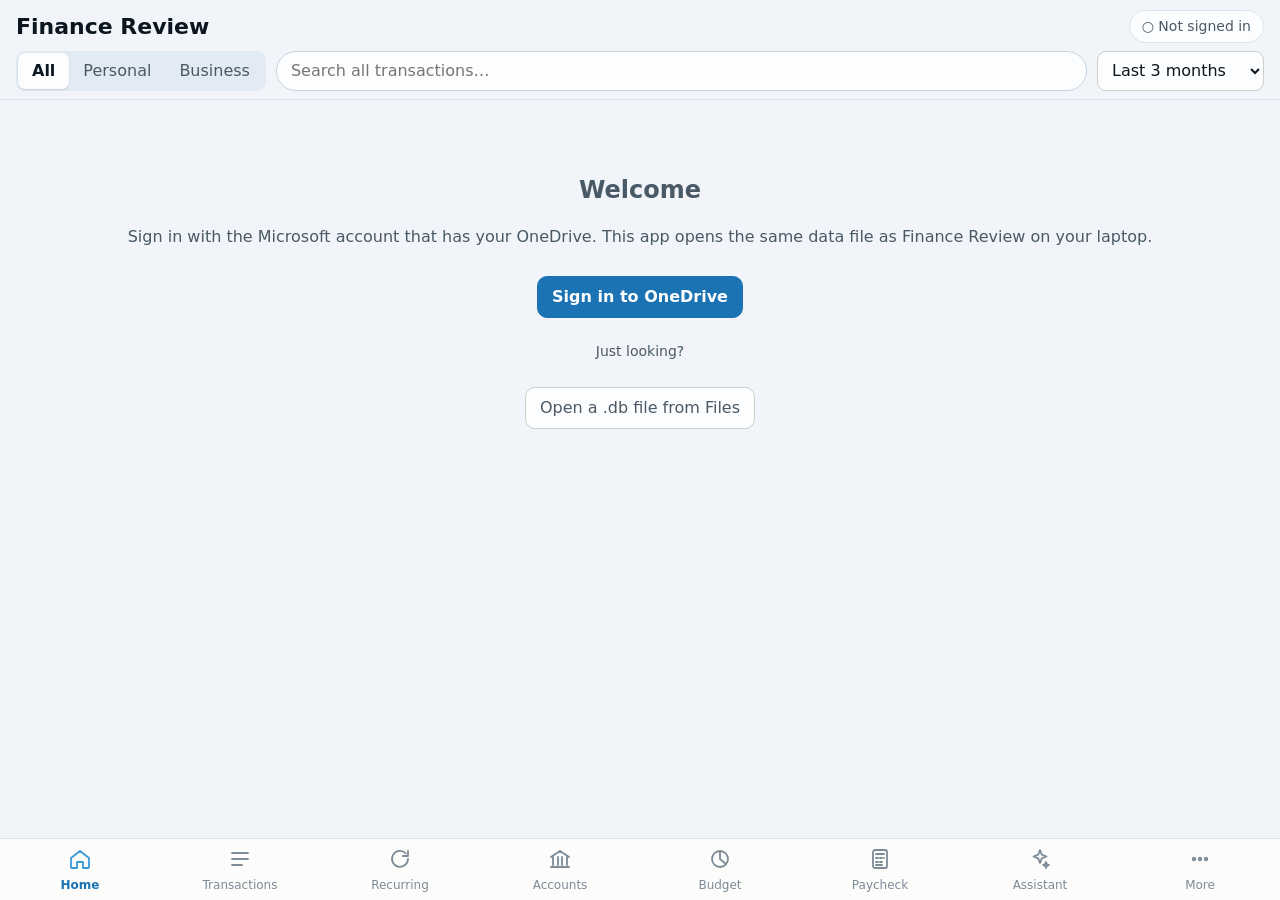
<file: index.html>
<!DOCTYPE html>
<html lang="en">
<head>
<meta charset="utf-8">
<meta name="viewport" content="width=device-width, initial-scale=1, viewport-fit=cover">
<meta name="apple-mobile-web-app-capable" content="yes">
<meta name="mobile-web-app-capable" content="yes">
<meta name="apple-mobile-web-app-status-bar-style" content="default">
<meta name="apple-mobile-web-app-title" content="Finance">
<meta name="theme-color" content="#f1f5f9">
<link rel="manifest" href="manifest.webmanifest">
<link rel="apple-touch-icon" href="icon-180.png">
<link rel="icon" href="icon-180.png">
<title>Finance Review</title>
<link rel="stylesheet" href="app.css?v=202611091949">
</head>
<body>
<header class="top">
  <div class="title-row">
    <h1>Finance Review</h1>
    <button id="syncPill" class="pill" type="button">Not signed in</button>
  </div>
  <div class="filters">
    <div class="seg" id="ownerSeg">
      <button data-v="All" class="on">All</button><button data-v="Personal">Personal</button><button data-v="Business">Business</button>
    </div>
    <input id="gsearch" type="search" placeholder="Search all transactions…" aria-label="Search all transactions" autocomplete="off">
    <select id="period" aria-label="Period">
      <option>This month</option><option>Last month</option><option selected>Last 3 months</option>
      <option>Last 6 months</option><option>Last 12 months</option><option>This year</option>
      <option>Last year</option><option>All time</option>
    </select>
  </div>
</header>

<main id="main"></main>

<nav class="tabs" id="tabs">
  <button data-tab="home" class="on"><span class="ic"><svg viewBox="0 0 24 24"><path d="M3 11l9-7 9 7v9a1 1 0 0 1-1 1h-5v-6H9v6H4a1 1 0 0 1-1-1z"/></svg></span>Home</button>
  <button data-tab="txns"><span class="ic"><svg viewBox="0 0 24 24"><path d="M4 6h16M4 12h16M4 18h10"/></svg></span>Transactions</button>
  <button data-tab="recurring"><span class="ic"><svg viewBox="0 0 24 24"><path d="M20 12a8 8 0 1 1-2.3-5.7M20 4v5h-5"/></svg></span>Recurring</button>
  <button data-tab="accounts"><span class="ic"><svg viewBox="0 0 24 24"><path d="M3 10l9-6 9 6M5 10v8M10 10v8M14 10v8M19 10v8M3 20h18"/></svg></span>Accounts</button>
  <button data-tab="budget"><span class="ic"><svg viewBox="0 0 24 24"><circle cx="12" cy="12" r="8"/><path d="M12 4v8l6 5"/></svg></span>Budget</button>
  <button data-tab="planner"><span class="ic"><svg viewBox="0 0 24 24"><rect x="5" y="3" width="14" height="18" rx="2"/><path d="M8 7h8M8 11h2M12 11h2M16 11h0M8 15h2M12 15h2M8 18h6"/></svg></span>Paycheck</button>
  <button data-tab="assistant"><span class="ic"><svg viewBox="0 0 24 24"><path d="M12 3l1.8 4.7L18.5 9.5l-4.7 1.8L12 16l-1.8-4.7L5.5 9.5l4.7-1.8z"/><path d="M18 15l.8 2.2L21 18l-2.2.8L18 21l-.8-2.2L15 18l2.2-.8z"/></svg></span>Assistant</button>
  <button data-tab="more"><span class="ic"><svg viewBox="0 0 24 24"><circle cx="6" cy="12" r="1.3"/><circle cx="12" cy="12" r="1.3"/><circle cx="18" cy="12" r="1.3"/></svg></span>More</button>
</nav>

<div id="sheetWrap" class="sheet-wrap" hidden>
  <div class="sheet" role="dialog" aria-modal="true">
    <div class="sheet-head"><h2 id="sheetTitle"></h2><button class="link" id="sheetClose" type="button">Close</button></div>
    <div id="sheetBody" class="sheet-body"></div>
    <div id="sheetActions" class="sheet-actions"></div>
  </div>
</div>
<div id="lockScreen" class="lockscreen" hidden></div>
<div id="tip" class="tip" hidden></div>
<div id="toast" class="toast" hidden></div>
<input type="file" id="filePick" hidden>

<script src="shared.js?v=202611091949"></script>
<script src="sql-wasm.js?v=202611091949"></script>
<script src="assistant.js?v=202611091949"></script>
<script src="planner.js?v=202611091949"></script>
<script src="app.js?v=202611091949"></script>
<script src="lock.js?v=202611091949"></script>
</body>
</html>
</file>
<file: app.css>
:root {
  --bg: #f1f5f9; --surface: #fcfdfe; --line: #dbe4ec; --line2: #e9eff4;
  --text: #0b1620; --text2: #4a5966; --muted: #7d8b97;
  --sky: #3a9ad9; --blue: #1b73b3; --coral: #f0785a; --orange: #f0785a; --tint: #dceefb; --good: #1a7f37; --bad: #b42318; --warn: #8a5a00; --warnbg: #fff4d6;
  --radius: 12px;
  --safe-b: env(safe-area-inset-bottom, 0px); --safe-t: env(safe-area-inset-top, 0px);
}
* { box-sizing: border-box; -webkit-tap-highlight-color: transparent; }
html, body { margin: 0; background: var(--bg); color: var(--text);
  font: 16px/1.35 -apple-system, BlinkMacSystemFont, "Segoe UI", system-ui, sans-serif; }
button, select, input { font: inherit; color: inherit; }
button { cursor: pointer; }

.top { position: sticky; top: 0; z-index: 5; background: var(--bg); padding: calc(10px + var(--safe-t)) 16px 8px;
  border-bottom: 1px solid var(--line); }
.title-row { display: flex; align-items: center; justify-content: space-between; gap: 10px; }
h1 { font-size: 22px; margin: 0; }
.filters { display: flex; gap: 10px; margin-top: 8px; flex-wrap: wrap; }
.seg { display: inline-flex; background: #e2ebf3; border-radius: 9px; padding: 2px; }
.seg button { border: 0; background: transparent; padding: 7px 14px; border-radius: 7px; color: var(--text2); min-height: 36px; }
.seg button.on { background: var(--surface); color: var(--text); font-weight: 600; box-shadow: 0 1px 2px rgba(0,0,0,.12); }
select, input[type=text], input[type=password], input[type=number], input[type=date], input[type=search] {
  background: var(--surface); border: 1px solid #cfcec8; border-radius: 9px; padding: 7px 10px; min-height: 40px; }
input[type=search] { width: 100%; }
.pill { border: 1px solid var(--line); background: var(--surface); border-radius: 999px; padding: 6px 12px; font-size: 14px; color: var(--text2); }
.pill.ok::before { content: "● "; color: var(--good); }
.pill.busy::before { content: "● "; color: var(--blue); }
.pill.err::before { content: "● "; color: var(--bad); }
.pill.off::before { content: "○ "; }

main { padding: 14px 16px calc(90px + var(--safe-b)); max-width: 1200px; margin: 0 auto; }
.tabs { position: fixed; bottom: 0; left: 0; right: 0; z-index: 6; display: flex; background: rgba(252,252,251,.96);
  border-top: 1px solid var(--line); padding-bottom: var(--safe-b); backdrop-filter: blur(12px); }
.tabs button { flex: 1; border: 0; background: none; padding: 8px 2px 7px; font-size: 12px; color: var(--muted);
  display: flex; flex-direction: column; align-items: center; gap: 2px; min-height: 54px; }
.tabs button .ic svg { width: 24px; height: 24px; fill: none; stroke: currentColor; stroke-width: 1.8; stroke-linecap: round; stroke-linejoin: round; }
.tabs button.on { color: var(--blue); font-weight: 600; }
.tabs button.on .ic svg { stroke: var(--sky); }

.grid { display: grid; gap: 12px; }
.kpis { grid-template-columns: repeat(auto-fit, minmax(170px, 1fr)); }
.two { grid-template-columns: repeat(auto-fit, minmax(340px, 1fr)); }
.card { background: var(--surface); border: 1px solid var(--line); border-radius: var(--radius); padding: 12px 14px; }
.kpi .t { color: var(--text2); font-size: 13px; }
.kpi .v { font-size: 25px; font-weight: 650; margin: 2px 0; font-variant-numeric: tabular-nums; }
.kpi .s { color: var(--text2); font-size: 13px; }
.card h3 { font-size: 15px; margin: 0 0 8px; }
.section-title { font-weight: 650; margin: 18px 2px 8px; font-size: 16px; }
.muted { color: var(--text2); font-size: 14px; }
.warnbox { background: var(--warnbg); color: var(--warn); border-radius: 10px; padding: 10px 12px; margin-bottom: 12px; }
.warnbox button { border: 0; background: none; color: var(--blue); text-decoration: underline; padding: 0 4px; }
.good { color: var(--good); } .bad { color: var(--bad); }
.num { text-align: right; font-variant-numeric: tabular-nums; white-space: nowrap; }

.btn { border: 1px solid #cfcec8; background: var(--surface); border-radius: 10px; padding: 9px 14px; min-height: 42px; }
.btn.primary { background: var(--blue); border-color: var(--blue); color: #fff; font-weight: 600; }
.btn.danger { color: var(--bad); }
.btn:disabled { opacity: .5; }
.row-btns { display: flex; gap: 8px; flex-wrap: wrap; margin: 10px 0; }
.link { border: 0; background: none; color: var(--blue); padding: 6px; }

.list { background: var(--surface); border: 1px solid var(--line); border-radius: var(--radius); overflow: hidden; }
.li { display: flex; align-items: center; gap: 12px; padding: 11px 14px; border-top: 1px solid var(--line2); min-height: 56px; }
.li:first-child { border-top: 0; }
.li.tap:active { background: var(--tint); }
.li .main { flex: 1; min-width: 0; }
.li .l1 { white-space: nowrap; overflow: hidden; text-overflow: ellipsis; }
.li .l2 { color: var(--text2); font-size: 13px; white-space: nowrap; overflow: hidden; text-overflow: ellipsis; }
.li .amt { font-weight: 600; }
.tag { display: inline-block; font-size: 12px; border-radius: 6px; padding: 1px 6px; background: #e6eef5; color: var(--text2); }
.tag.unc { background: var(--warnbg); color: var(--warn); }
.datehead { padding: 7px 14px; background: #eaf2f8; color: var(--text2); font-size: 13px; font-weight: 600; }

.bar { height: 10px; background: #e3ebf2; border-radius: 5px; overflow: hidden; }
.bar > i { display: block; height: 100%; background: var(--sky); border-radius: 5px; }
.bar.over > i { background: var(--coral); }

table.t { width: 100%; border-collapse: collapse; font-size: 14px; }
table.t th { text-align: left; color: var(--text2); font-weight: 600; padding: 6px 8px; border-bottom: 1px solid var(--line); background: #eaf2f8; }
table.t td { padding: 7px 8px; border-bottom: 1px solid var(--line2); }
.scroll-x { overflow-x: auto; }

svg text { font-family: inherit; }
.chart { width: 100%; display: block; }
.legend { display: flex; gap: 14px; font-size: 13px; color: var(--text2); margin: 0 0 4px; }
.legend i { display: inline-block; width: 10px; height: 10px; border-radius: 3px; margin-right: 5px; vertical-align: -1px; }

.sheet-wrap { position: fixed; inset: 0; z-index: 20; background: rgba(0,0,0,.35); display: flex; align-items: flex-end; justify-content: center; }
.sheet-wrap[hidden] { display: none; }
.sheet { background: var(--bg); width: 100%; max-width: 760px; max-height: 92vh; border-radius: 16px 16px 0 0; display: flex; flex-direction: column;
  padding-bottom: var(--safe-b); }
@media (min-width: 800px) { .sheet-wrap { align-items: center; } .sheet { border-radius: 16px; max-height: 86vh; } }
.sheet-head { display: flex; align-items: center; justify-content: space-between; padding: 14px 16px 6px; }
.sheet-head h2 { font-size: 18px; margin: 0; }
.sheet-body { overflow: auto; padding: 6px 16px 10px; }
.sheet-actions { display: flex; gap: 8px; justify-content: flex-end; padding: 10px 16px 14px; border-top: 1px solid var(--line); }
.sheet-actions:empty { display: none; }
.field { display: flex; flex-direction: column; gap: 4px; margin: 10px 0; }
.field > span { font-size: 13px; color: var(--text2); }
.cats { display: flex; flex-wrap: wrap; gap: 8px; }
.cats button { border: 1px solid #cfcec8; background: var(--surface); border-radius: 999px; padding: 7px 12px; min-height: 38px; }
.cats button.on { background: var(--blue); color: #fff; border-color: var(--blue); }

.tip { position: fixed; z-index: 30; background: #1f1f1d; color: #fff; font-size: 13px; padding: 7px 10px; border-radius: 8px;
  pointer-events: none; max-width: 260px; }
.toast { position: fixed; z-index: 40; left: 50%; transform: translateX(-50%); bottom: calc(80px + var(--safe-b));
  background: #1f1f1d; color: #fff; padding: 10px 16px; border-radius: 10px; font-size: 14px; max-width: 90vw; }
.empty { text-align: center; padding: 40px 20px; color: var(--text2); }
.empty .btn { margin-top: 12px; }

.quick { display: flex; flex-wrap: wrap; gap: 8px; align-items: center; margin-bottom: 12px; }
.chat .msg { border-radius: 14px; padding: 10px 14px; margin: 10px 0; max-width: 92%; }
.chat .msg.you { background: var(--blue); color: #fff; margin-left: auto; width: fit-content; white-space: pre-wrap; }
.chat .msg.claude { background: var(--surface); border: 1px solid var(--line); }
.chat .msg.claude p { margin: 6px 0; } .chat .msg.claude ul, .chat .msg.claude ol { margin: 6px 0; padding-left: 22px; }
.chat .msg.claude h3, .chat .msg.claude h4 { margin: 12px 0 6px; font-size: 16px; }
.chat .msg.claude table.t { margin: 8px 0; }
.chat .msg.err { background: #fde8e7; color: var(--bad); }
.askbar { position: sticky; bottom: calc(64px + var(--safe-b)); display: flex; gap: 8px; align-items: flex-end; margin-top: 12px;
  background: var(--bg); padding: 8px 0; }
.askbar textarea { flex: 1; resize: none; border: 1px solid #cfcec8; border-radius: 12px; padding: 10px 12px; font: inherit; background: var(--surface); min-height: 48px; }

#gsearch { flex: 1; min-width: 200px; border-radius: 20px; padding: 7px 14px; border: 1px solid #c4d3df; background: var(--surface); min-height: 40px; }
#gsearch:focus, select:focus, input:focus, textarea:focus { outline: 2px solid var(--sky); outline-offset: 0; }
.infobox { background: var(--tint); border: 1px solid #b9dcf4; border-radius: 10px; padding: 8px 12px; margin-bottom: 10px; }
.infobox .link { padding: 0 4px; }
.cats button .kindtag { font-size: 11px; margin-left: 6px; color: var(--text2); background: #e6eef5; border-radius: 5px; padding: 0 5px; }
.cats button.on .kindtag { color: #fff; background: rgba(255,255,255,.25); }
.newcat { display: flex; flex-wrap: wrap; gap: 8px; align-items: center; margin-top: 8px; padding: 8px 10px; background: #fff5f1; border: 1px solid #f8cfc2; border-radius: 10px; }
.newcat[hidden] { display: none; }
.pill.ok::before { content: "● "; color: var(--good); }

.lockscreen { position: fixed; inset: 0; z-index: 50; background: var(--bg); display: flex; align-items: center; justify-content: center; padding: 20px; }
.lockscreen[hidden] { display: none; }
body.locked .top, body.locked main, body.locked .tabs { visibility: hidden; }
.lockcard { background: var(--surface); border: 1px solid var(--line); border-radius: 16px; padding: 28px; width: 100%; max-width: 400px;
  display: flex; flex-direction: column; gap: 10px; box-shadow: 0 6px 30px rgba(11,22,32,.08); }
.lockcard h2 { margin: 0; text-align: center; font-size: 24px; }
.lockcard > .muted { text-align: center; margin: 0 0 6px; }
.lockcard input { min-height: 46px; font-size: 17px; }
.btn.big { min-height: 48px; font-size: 17px; }
.lockmsg { color: var(--bad); text-align: center; margin: 4px 0; min-height: 20px; font-size: 15px; }
</file>
